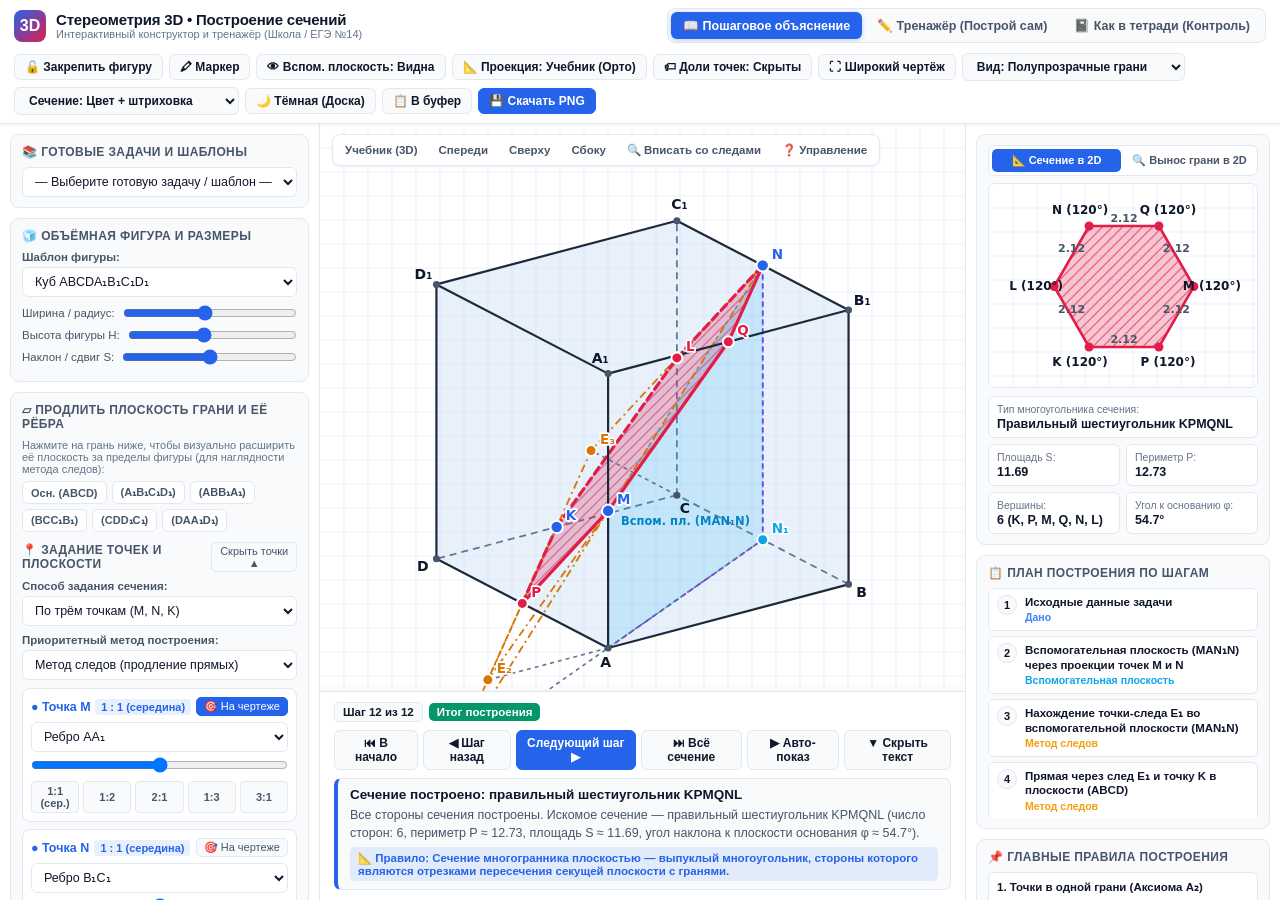
<file: index.html>
<!DOCTYPE html>
<html lang="ru">
<head>
  <meta charset="UTF-8" />
  <meta name="viewport" content="width=device-width, initial-scale=1.0" />
  <title>Стереометрия 3D — Конструктор и тренажёр построения сечений (ЕГЭ)</title>
  <link rel="stylesheet" href="css/styles.css" />
</head>
<body>

  <!-- ВЕРХНЯЯ ПАНЕЛЬ УПРАВЛЕНИЯ -->
  <header class="app-header">
    <div class="brand-block">
      <div class="brand-icon">3D</div>
      <div>
        <div class="brand-title">Стереометрия 3D • Построение сечений</div>
        <div class="brand-subtitle">Интерактивный конструктор и тренажёр (Школа / ЕГЭ №14)</div>
      </div>
    </div>

    <!-- Переключатель 3 режимов работы на уроке -->
    <div class="mode-tabs">
      <button class="mode-tab-btn active" data-mode="explain" title="Пошаговое построение с объяснением правил и теорем">
        📖 Пошаговое объяснение
      </button>
      <button class="mode-tab-btn" data-mode="trainer" title="Самостоятельное построение с подсказками и проверкой ошибок">
        ✏️ Тренажёр (Построй сам)
      </button>
      <button class="mode-tab-btn" data-mode="notebook" title="Фигура закреплена, проверка отключена — ученик чертит как в тетради">
        📓 Как в тетради (Контроль)
      </button>
    </div>

    <!-- Настройки вида, блокировки фигуры, маркера и экспорта -->
    <div class="header-controls">
      <button id="lockCameraBtn" class="btn" title="Закрепить ракурс фигуры, чтобы она не вращалась при черчении">
        🔓 Закрепить фигуру
      </button>

      <button id="toggleMarkerBtn" class="btn" title="Рисовать маркером/указкой поверх 3D-чертежа во время объяснения">
        🖍 Маркер
      </button>

      <button id="toggleMarkerPaletteBtn" class="btn" style="display: none;" title="Показать или скрыть выбор цвета маркера">
        🎨 Цвет ▾
      </button>

      <button id="markerEraserBtn" class="btn" style="display: none;" title="Ластик маркера: кликните или проведите по штриху маркера, чтобы стереть его">
        🧽 Ластик маркера
      </button>

      <button id="clearMarkerBtn" class="btn" style="display: none;" title="Очистить сразу все пометки маркера">
        🗑 Стереть всё
      </button>

      <button id="toggleAuxPlanesBtn" class="btn" title="Скрыть или показать вспомогательную проектирующую плоскость, чтобы она не мешалась">
        👁 Вспом. плоскость: Видна
      </button>

      <button id="toggleProjectionBtn" class="btn" title="Переключить между параллельной проекцией (как в учебнике) и перспективой">
        📐 Проекция: Учебник (Орто)
      </button>

      <button id="toggleRatioLabelsBtn" class="btn" title="Показать или скрыть доли/координаты точек (1:1, 1:2) рядом с буквами на 3D-чертеже">
        🏷 Доли точек: Скрыты
      </button>

      <button id="toggleSidebarsBtn" class="btn" title="Скрыть или показать боковые панели, чтобы освободить место для чертежа">
        ⛶ Широкий чертёж
      </button>

      <select id="figureStyleSelect" class="select-compact" title="Режим отображения граней фигуры">
        <option value="shaded">Вид: Полупрозрачные грани</option>
        <option value="wireframe">Вид: Чисто рёбрами (Тетрадь)</option>
        <option value="solid">Вид: Плотная заливка</option>
      </select>

      <select id="sectionFillSelect" class="select-compact" title="Стиль заливки построенного сечения">
        <option value="both">Сечение: Цвет + штриховка</option>
        <option value="hatch">Сечение: Штриховка (тетрадь)</option>
        <option value="color">Сечение: Заливка цветом</option>
        <option value="none">Сечение: Только контур</option>
      </select>

      <button id="toggleThemeBtn" class="btn" title="Светлая или тёмная тема">
        🌙 Тёмная (Доска)
      </button>

      <button id="copyClipboardBtn" class="btn" title="Скопировать чертёж в буфер обмена для вставки на онлайн-доску">
        📋 В буфер
      </button>

      <button id="exportPngBtn" class="btn btn-primary" title="Скачать чертёж в формате PNG">
        💾 Скачать PNG
      </button>
    </div>
  </header>

  <!-- ОСНОВНАЯ РАБОЧАЯ ОБЛАСТЬ -->
  <main class="app-workspace">

    <!-- ЛЕВАЯ КОЛОНКА: Выборы шаблонов, фигуры, продления граней и начальных точек -->
    <aside class="sidebar sidebar-left">

      <!-- 1. Готовая коллекция типовых задач -->
      <div class="card">
        <div class="card-title">
          <span>📚 Готовые задачи и шаблоны</span>
        </div>
        <div class="form-row">
          <select id="presetSelect" class="form-select"></select>
        </div>
      </div>

      <!-- 2. Выбор объёмной фигуры и настройка размеров -->
      <div class="card">
        <div class="card-title">
          <span>🧊 Объёмная фигура и размеры</span>
        </div>
        <div class="form-row">
          <label for="solidSelect">Шаблон фигуры:</label>
          <select id="solidSelect" class="form-select"></select>
        </div>

        <div id="customNRow" class="slider-inline" style="display: none;">
          <span>Углов в осн. (n):</span>
          <input id="customNSlider" type="range" min="3" max="8" step="1" value="5" />
        </div>

        <div class="slider-inline">
          <span>Ширина / радиус:</span>
          <input id="scaleWSlider" type="range" min="0.6" max="1.45" step="0.05" value="1.0" />
        </div>

        <div class="slider-inline">
          <span>Высота фигуры H:</span>
          <input id="scaleHSlider" type="range" min="0.6" max="1.5" step="0.05" value="1.0" />
        </div>

        <div class="slider-inline">
          <span>Наклон / сдвиг S:</span>
          <input id="tiltXSlider" type="range" min="-1.2" max="1.2" step="0.05" value="0.0" />
        </div>
      </div>

      <!-- 3A. Задание сечения для многогранников + продление плоскостей граней -->
      <div id="polyhedronControls" class="card">
        <div class="card-title">
          <span>▱ Продлить плоскость грани и её рёбра</span>
        </div>
        <div style="font-size: 11px; color: var(--text-muted); margin-bottom: 6px;">
          Нажмите на грань ниже, чтобы визуально расширить её плоскость за пределы фигуры (для наглядности метода следов):
        </div>
        <div id="extendFacesChipsContainer" class="face-chips-wrap" style="margin-bottom: 10px;"></div>

        <div class="card-title" style="margin-top: 6px;">
          <span>📍 Задание точек и плоскости</span>
          <button id="togglePointsBlockBtn" class="pick-slot-btn" title="Свернуть или развернуть настройки координат/положения точек M, N, K">
            Скрыть точки ▲
          </button>
        </div>

        <div id="pointsBlockContent">
        <div class="form-row">
          <label for="specModeSelect">Способ задания сечения:</label>
          <select id="specModeSelect" class="form-select">
            <option value="points3">По трём точкам (M, N, K)</option>
            <option value="pointLine">Через точку M и прямую NK</option>
            <option value="parallelLine">Через точки M, N параллельно ребру</option>
            <option value="parallelFace">Через точку M параллельно грани</option>
          </select>
        </div>

        <div id="parallelEdgeRow" class="form-row" style="display: none;">
          <label for="parallelEdgeSelect">Параллельно какому ребру:</label>
          <select id="parallelEdgeSelect" class="form-select"></select>
        </div>

        <div id="parallelFaceRow" class="form-row" style="display: none;">
          <label for="parallelFaceSelect">Параллельно какой грани:</label>
          <select id="parallelFaceSelect" class="form-select"></select>
        </div>

        <div class="form-row">
          <label for="strategySelect">Приоритетный метод построения:</label>
          <select id="strategySelect" class="form-select">
            <option value="auto">Автоматический (оптимальный разбор)</option>
            <option value="traces">Метод следов (продление прямых)</option>
            <option value="parallel">Параллельный перенос (паралл. грани)</option>
            <option value="projection">Внутреннее проектирование (диагонали)</option>
          </select>
        </div>

        <!-- Карточка точки M -->
        <div id="pointCard_M" class="point-card">
          <div class="point-card-header">
            <span class="point-badge">● Точка M</span>
            <span id="ratioBadge_M" class="ratio-pill">1 : 1 (середина)</span>
            <button id="pickSlotBtn_M" class="pick-slot-btn active" title="Кликните по любому ребру на 3D-фигуре, чтобы поставить туда точку M">
              🎯 На чертеже
            </button>
          </div>
          <select id="edgeSelect_M" class="form-select" style="margin-bottom: 5px;"></select>
          <input id="ratioSlider_M" type="range" min="0" max="1" step="0.01" value="0.5" style="width: 100%;" />
          <div class="quick-ratios">
            <button class="quick-ratio-btn" data-pt="M" data-t="0.5">1:1 (сер.)</button>
            <button class="quick-ratio-btn" data-pt="M" data-t="0.3333">1:2</button>
            <button class="quick-ratio-btn" data-pt="M" data-t="0.6667">2:1</button>
            <button class="quick-ratio-btn" data-pt="M" data-t="0.25">1:3</button>
            <button class="quick-ratio-btn" data-pt="M" data-t="0.75">3:1</button>
          </div>
        </div>

        <!-- Карточка точки N -->
        <div id="pointCard_N" class="point-card">
          <div class="point-card-header">
            <span class="point-badge">● Точка N</span>
            <span id="ratioBadge_N" class="ratio-pill">1 : 1 (середина)</span>
            <button id="pickSlotBtn_N" class="pick-slot-btn" title="Кликните по любому ребру на 3D-фигуре, чтобы поставить туда точку N">
              🎯 На чертеже
            </button>
          </div>
          <select id="edgeSelect_N" class="form-select" style="margin-bottom: 5px;"></select>
          <input id="ratioSlider_N" type="range" min="0" max="1" step="0.01" value="0.5" style="width: 100%;" />
          <div class="quick-ratios">
            <button class="quick-ratio-btn" data-pt="N" data-t="0.5">1:1 (сер.)</button>
            <button class="quick-ratio-btn" data-pt="N" data-t="0.3333">1:2</button>
            <button class="quick-ratio-btn" data-pt="N" data-t="0.6667">2:1</button>
            <button class="quick-ratio-btn" data-pt="N" data-t="0.25">1:3</button>
            <button class="quick-ratio-btn" data-pt="N" data-t="0.75">3:1</button>
          </div>
        </div>

        <!-- Карточка точки K -->
        <div id="pointCard_K" class="point-card">
          <div class="point-card-header">
            <span class="point-badge">● Точка K</span>
            <span id="ratioBadge_K" class="ratio-pill">1 : 1 (середина)</span>
            <button id="pickSlotBtn_K" class="pick-slot-btn" title="Кликните по любому ребру на 3D-фигуре, чтобы поставить туда точку K">
              🎯 На чертеже
            </button>
          </div>
          <select id="edgeSelect_K" class="form-select" style="margin-bottom: 5px;"></select>
          <input id="ratioSlider_K" type="range" min="0" max="1" step="0.01" value="0.5" style="width: 100%;" />
          <div class="quick-ratios">
            <button class="quick-ratio-btn" data-pt="K" data-t="0.5">1:1 (сер.)</button>
            <button class="quick-ratio-btn" data-pt="K" data-t="0.3333">1:2</button>
            <button class="quick-ratio-btn" data-pt="K" data-t="0.6667">2:1</button>
            <button class="quick-ratio-btn" data-pt="K" data-t="0.25">1:3</button>
            <button class="quick-ratio-btn" data-pt="K" data-t="0.75">3:1</button>
          </div>
        </div>
        </div>
      </div>

      <!-- 3B. Управление сечением для тел вращения -->
      <div id="revolutionControls" class="card" style="display: none;">
        <div class="card-title">
          <span>🔄 Сечение тела вращения</span>
        </div>
        <div class="form-row">
          <label for="revModeSelect">Положение секущей плоскости:</label>
          <select id="revModeSelect" class="form-select">
            <option value="parallelAxis">Параллельно оси / Через вершину по хорде</option>
            <option value="axial">Осевое сечение (через центр O)</option>
            <option value="parallelBase">Параллельно основанию (круг)</option>
            <option value="inclined">Наклонное сечение (эллипс)</option>
          </select>
        </div>

        <div class="slider-inline">
          <span>Расстояние d от O:</span>
          <input id="revOffsetDSlider" type="range" min="0.0" max="0.85" step="0.02" value="0.45" />
        </div>

        <div class="slider-inline">
          <span>Угол наклона φ:</span>
          <input id="revTiltSlider" type="range" min="5" max="45" step="1" value="25" />
        </div>
      </div>

    </aside>

    <!-- ЦЕНТРАЛЬНАЯ ОБЛАСТЬ: 3D-ХОЛСТ + ПАНЕЛЬ ШАГОВ / ТРЕНАЖЁРА -->
    <section class="viewport-center">

      <!-- Плавающие кнопки быстрых ракурсов камеры -->
      <div class="viewport-top-bar">
        <div class="cam-presets-group">
          <button class="cam-preset-btn" data-cam="isometric">Учебник (3D)</button>
          <button class="cam-preset-btn" data-cam="front">Спереди</button>
          <button class="cam-preset-btn" data-cam="top">Сверху</button>
          <button class="cam-preset-btn" data-cam="side">Сбоку</button>
          <button class="cam-preset-btn" data-cam="fitAll" title="Отдалить камеру, чтобы увидеть далёкие точки-следы E₁, E₂">
            🔍 Вписать со следами
          </button>
          <button id="toggleMouseHintBtn" class="cam-preset-btn" title="Показать или скрыть памятку по управлению мышью и клавишами">
            ❓ Управление
          </button>
        </div>

        <div id="mouseHintPill" class="mouse-hint-pill" style="display: none; pointer-events: auto;">
          <span>ЛКМ — вращать • Колёсико — зум • Esc / ПКМ — отменить выбор • Ctrl+Z — назад</span>
          <button id="closeMouseHintBtn" style="border:none; background:transparent; cursor:pointer; margin-left:6px; font-weight:700; color:var(--text-muted);">✕</button>
        </div>

        <!-- Скрываемая палитра выбора цвета маркера -->
        <div id="markerPaletteBar" class="cam-presets-group" style="display: none; align-items: center; gap: 6px; padding: 5px 10px;">
          <span style="font-size: 11.5px; font-weight: 700; color: var(--text-secondary);">Цвет маркера:</span>
          <button class="marker-color-swatch active" data-color="#f59e0b" style="background: #f59e0b;" title="Оранжевый"></button>
          <button class="marker-color-swatch" data-color="#ef4444" style="background: #ef4444;" title="Красный"></button>
          <button class="marker-color-swatch" data-color="#2563eb" style="background: #2563eb;" title="Синий"></button>
          <button class="marker-color-swatch" data-color="#10b981" style="background: #10b981;" title="Зелёный"></button>
          <button class="marker-color-swatch" data-color="#8b5cf6" style="background: #8b5cf6;" title="Фиолетовый"></button>
          <button class="marker-color-swatch" data-color="#0f172a" style="background: #0f172a;" title="Чёрный"></button>
          <input id="markerCustomColorInput" type="color" value="#f59e0b" title="Выбрать любой свой цвет" style="width: 24px; height: 22px; border: none; background: transparent; cursor: pointer;" />
          <button id="closeMarkerPaletteBtn" class="cam-preset-btn" title="Скрыть палитру цветов">Скрыть ▲</button>
        </div>
      </div>

      <!-- 3D Canvas -->
      <div class="canvas-3d-wrapper">
        <canvas id="canvas3d"></canvas>
      </div>

      <!-- Панель 1: Пошаговое объяснение построения -->
      <div id="explainStepPanel" class="bottom-control-panel">
        <div class="step-controls-row">
          <div class="step-badges">
            <span id="stepCounterBadge" class="badge badge-counter">Шаг 1 из 5</span>
            <span id="stepCategoryBadge" class="badge badge-category">Дано</span>
          </div>

          <div class="step-nav-buttons">
            <button id="stepFirstBtn" class="btn" title="К начальному условию (Шаг 1)">⏮ В начало</button>
            <button id="stepPrevBtn" class="btn" title="Предыдущий шаг">◀ Шаг назад</button>
            <button id="stepNextBtn" class="btn btn-primary" title="Следующий шаг построения">Следующий шаг ▶</button>
            <button id="stepLastBtn" class="btn" title="Показать готовое сечение целиком">⏭ Всё сечение</button>
            <button id="stepAutoPlayBtn" class="btn" title="Автоматическая анимация по шагам">▶ Авто-показ</button>
            <button id="toggleExplainTextBtn" class="btn" title="Свернуть или развернуть текстовое объяснение шага">▼ Скрыть текст</button>
          </div>
        </div>

        <div id="stepContentBox" class="step-content-box">
          <div id="stepTitleText" class="step-title">Исходные данные</div>
          <div id="stepExplanationText" class="step-explanation">Описание текущего шага построения...</div>
          <div id="stepRuleFormulaText" class="step-rule-formula">📐 Правило стереометрии</div>
        </div>
      </div>

      <!-- Панель 2: Инструменты ручного построения (Тренажёр / Как в тетради) -->
      <div id="trainerToolPanel" class="bottom-control-panel" style="display: none;">
        <div class="trainer-tools-row">
          <div class="trainer-tool-group">
            <button class="trainer-tool-btn active" data-tool="segment" title="Соединить две точки, лежащие в одной грани (Аксиома плоскости)">
              📏 Отрезок сечения
            </button>
            <button class="trainer-tool-btn" data-tool="extendLine" title="Кликните по ребру, чтобы продлить его за пределы фигуры, или по двум точкам, чтобы продлить прямую">
              ↔ Продлить ребро / прямую
            </button>
            <button class="trainer-tool-btn" data-tool="extendFace" title="Кликните по грани на 3D-фигуре, чтобы визуально расширить саму плоскость грани">
              ▱ Продлить грань
            </button>
            <button class="trainer-tool-btn" data-tool="intersect" title="Кликните по двум прямым (или ребру и прямой), чтобы поставить точку их пересечения (проверяет скрещивающиеся прямые!)">
              ✕ Пересечение прямых
            </button>
            <button class="trainer-tool-btn" data-tool="parallel" title="3 шага: 1. Выбрать прямую-образец -> 2. Выбрать точку -> 3. Выбрать плоскость (грань), куда идёт перенос">
              ∥ Параллельный перенос
            </button>
            <button class="trainer-tool-btn" data-tool="auxPlane" title="Опустить ортогональные проекции двух точек на основание и провести через две параллельные прямые вспомогательную плоскость">
              ◫ Вспом. плоскость (проекции)
            </button>
            <button class="trainer-tool-btn" data-tool="auxLine" title="Провести диагональ основания (AC, BD), высоту SO или вспомогательную прямую для внутреннего проектирования">
              ┄ Диагональ / Вспом.
            </button>
            <button class="trainer-tool-btn" data-tool="eraser" title="Удалить конкретную проведённую линию кликом по ней">
              🧽 Ластик
            </button>
            <button class="trainer-tool-btn" data-tool="movePoint" title="Перемещать исходные точки M, N, K по рёбрам">
              ✋ Двигать M, N, K
            </button>
          </div>

          <div class="trainer-tool-group" style="align-items: center;">
            <button id="cancelSelectionBtn" class="btn btn-cancel-esc" style="display: none;" title="Отменить выбранную точку или прямую (горячая клавиша Esc)">
              ✖ Отмена выбора (Esc)
            </button>

            <label style="display: flex; align-items: center; gap: 5px; font-weight: 600; cursor: pointer; margin-right: 4px;">
              <input id="liveErrorCheckToggle" type="checkbox" checked />
              <span>Проверять ошибки сразу</span>
            </label>
            <button id="trainerHintBtn" class="btn" title="Подсказать следующий шаг построения">💡 Подсказка</button>
            <button id="trainerVerifyBtn" class="btn btn-primary" title="Проверить правильность всех проведённых линий">✅ Проверить чертёж</button>
            <button id="trainerUndoBtn" class="btn" title="Отменить последнее действие (Ctrl+Z)">↩ Назад (Ctrl+Z)</button>
            <button id="trainerResetBtn" class="btn" title="Очистить ручное построение и начать заново">🔄 Сброс</button>
            <button id="toggleTrainerTextBtn" class="btn" title="Скрыть или показать строку подсказки снизу">▼ Скрыть подсказку</button>
          </div>
        </div>

        <!-- Всплывающая панель выбора плоскости (грани) на Шаге 3 параллельного переноса -->
        <div id="parallelFacePickerBar" class="parallel-face-picker-bar" style="display: none;"></div>

        <div id="trainerFeedbackBox" class="trainer-feedback feedback-info">
          Выберите инструмент и кликайте по точкам или рёбрам на 3D-фигуре (нажмите Esc для отмены выбранной точки).
        </div>
      </div>

    </section>

    <!-- ПРАВАЯ КОЛОНКА: 2D НАТУРАЛЬНАЯ ВЕЛИЧИНА / ВЫНОС ГРАНИ, ХАРАКТЕРИСТИКИ И ШАГИ -->
    <aside class="sidebar sidebar-right">

      <!-- 1. 2D-окно: Натуральная величина сечения ИЛИ Вынос отдельной грани со следами -->
      <div class="card">
        <div class="tabs-2d-bar">
          <button class="tab-2d-btn active" data-view2d="section" title="Показать само сечение в натуральную величину">
            📐 Сечение в 2D
          </button>
          <button class="tab-2d-btn" data-view2d="face" title="Показать выбранную грань и её продолжения со следами плоско в 2D">
            🔍 Вынос грани в 2D
          </button>
        </div>

        <div id="select2DFaceRow" class="form-row" style="display: none; margin-bottom: 6px;">
          <select id="select2DFace" class="form-select"></select>
        </div>

        <div class="canvas-2d-wrapper">
          <canvas id="canvas2d"></canvas>
        </div>

        <div class="metrics-grid">
          <div class="metric-box full">
            <div class="metric-label">Тип многоугольника сечения:</div>
            <div id="metricShapeName" class="metric-value">—</div>
          </div>
          <div class="metric-box">
            <div class="metric-label">Площадь S:</div>
            <div id="metricArea" class="metric-value">—</div>
          </div>
          <div class="metric-box">
            <div class="metric-label">Периметр P:</div>
            <div id="metricPerimeter" class="metric-value">—</div>
          </div>
          <div class="metric-box">
            <div class="metric-label">Вершины:</div>
            <div id="metricVerticesCount" class="metric-value">—</div>
          </div>
          <div class="metric-box">
            <div class="metric-label">Угол к основанию φ:</div>
            <div id="metricDihedralAngle" class="metric-value">—</div>
          </div>
        </div>
      </div>

      <!-- 2. Полный список шагов построения -->
      <div class="card">
        <div class="card-title">
          <span>📋 План построения по шагам</span>
        </div>
        <div id="stepsTimelineList" class="timeline-list"></div>
      </div>

      <!-- 3. Памятка основных правил для ученика -->
      <div class="card">
        <div class="card-title">
          <span>📌 Главные правила построения</span>
        </div>
        <div class="rules-cheatsheet">
          <div class="rule-mini-item">
            <strong>1. Точки в одной грани (Аксиома A₂)</strong>
            Соединять отрезком можно ТОЛЬКО точки, лежащие в одной плоскости (в одной грани многогранника).
          </div>
          <div class="rule-mini-item">
            <strong>2. Метод следов (Продление прямых и граней)</strong>
            Прямую сечения и ребро из ТОЙ ЖЕ грани можно продлить до пересечения в точке-следе E, принадлежащей и смежной грани.
          </div>
          <div class="rule-mini-item">
            <strong>3. Параллельный перенос (На какую плоскость?)</strong>
            Если секущая плоскость пересекает две параллельные грани, то линии пересечения параллельны!
          </div>
          <div class="rule-mini-item">
            <strong>4. Скрещивающиеся прямые</strong>
            Две прямые из разных (непересекающихся по ним) плоскостей не пересекаются, даже если на плоском рисунке их проекции скрестились!
          </div>
        </div>
      </div>

    </aside>

  </main>

  <script src="js/math3d.js"></script>
  <script src="js/solids.js"></script>
  <script src="js/constructionEngine.js"></script>
  <script src="js/presets.js"></script>
  <script src="js/renderer3d.js"></script>
  <script src="js/app.js"></script>
</body>
</html>
</file>
<file: css/styles.css>
/* ============================================================================
   styles.css — Стили приложения «Стереометрия 3D: Конструктор сечений»
   ============================================================================ */

:root {
  --bg-app: #f1f5f9;
  --bg-panel: #ffffff;
  --bg-subtle: #f8fafc;
  --border-color: #e2e8f0;
  --text-main: #0f172a;
  --text-secondary: #475569;
  --text-muted: #64748b;
  --accent: #2563eb;
  --accent-hover: #1d4ed8;
  --accent-soft: rgba(37, 99, 235, 0.1);
  --danger: #e11d48;
  --success: #059669;
  --warning: #d97706;
  --shadow-sm: 0 1px 3px rgba(15, 23, 42, 0.06);
  --shadow-md: 0 4px 12px rgba(15, 23, 42, 0.08);
}

body.dark-theme {
  --bg-app: #090d16;
  --bg-panel: #111827;
  --bg-subtle: #1e293b;
  --border-color: #334155;
  --text-main: #f8fafc;
  --text-secondary: #cbd5e1;
  --text-muted: #94a3b8;
  --accent: #3b82f6;
  --accent-hover: #60a5fa;
  --accent-soft: rgba(59, 130, 246, 0.18);
}

* {
  box-sizing: border-box;
  margin: 0;
  padding: 0;
}

body {
  font-family: "Segoe UI", -apple-system, BlinkMacSystemFont, Roboto, sans-serif;
  background-color: var(--bg-app);
  color: var(--text-main);
  height: 100vh;
  display: flex;
  flex-direction: column;
  overflow: hidden;
  font-size: 13px;
}

/* ============================================================================
   Верхняя панель (Header)
   ============================================================================ */
.app-header {
  display: flex;
  align-items: center;
  justify-content: space-between;
  gap: 10px;
  padding: 8px 14px;
  background: var(--bg-panel);
  border-bottom: 1px solid var(--border-color);
  box-shadow: var(--shadow-sm);
  z-index: 20;
  flex-wrap: wrap;
}

.brand-block {
  display: flex;
  align-items: center;
  gap: 10px;
}

.brand-icon {
  width: 32px;
  height: 32px;
  border-radius: 8px;
  background: linear-gradient(135deg, #2563eb, #e11d48);
  color: #fff;
  font-weight: 800;
  font-size: 16px;
  display: flex;
  align-items: center;
  justify-content: center;
}

.brand-title {
  font-size: 15px;
  font-weight: 700;
  letter-spacing: -0.2px;
}

.brand-subtitle {
  font-size: 11px;
  color: var(--text-muted);
}

.mode-tabs {
  display: flex;
  background: var(--bg-subtle);
  padding: 3px;
  border-radius: 8px;
  border: 1px solid var(--border-color);
  gap: 3px;
}

.mode-tab-btn {
  border: none;
  background: transparent;
  color: var(--text-secondary);
  padding: 6px 12px;
  border-radius: 6px;
  font-size: 12.5px;
  font-weight: 600;
  cursor: pointer;
  transition: all 0.15s;
}

.mode-tab-btn:hover {
  color: var(--text-main);
}

.mode-tab-btn.active {
  background: var(--accent);
  color: #ffffff;
  box-shadow: 0 1px 4px rgba(37, 99, 235, 0.3);
}

.header-controls {
  display: flex;
  align-items: center;
  gap: 6px;
  flex-wrap: wrap;
}

.btn, .select-compact {
  padding: 5px 10px;
  border-radius: 6px;
  border: 1px solid var(--border-color);
  background: var(--bg-subtle);
  color: var(--text-main);
  font-size: 12px;
  font-weight: 600;
  cursor: pointer;
  transition: all 0.15s;
}

.btn:hover, .select-compact:hover {
  border-color: var(--accent);
}

.btn-primary {
  background: var(--accent);
  color: #fff;
  border-color: var(--accent);
}

.btn-primary:hover {
  background: var(--accent-hover);
}

.btn.active-warn {
  background: #fef3c7;
  color: #b45309;
  border-color: #f59e0b;
}

/* ============================================================================
   Основная рабочая сетка (3 колонки)
   ============================================================================ */
.app-workspace {
  flex: 1;
  display: grid;
  grid-template-columns: 320px 1fr 315px;
  overflow: hidden;
  min-height: 0;
}

.sidebar {
  background: var(--bg-panel);
  display: flex;
  flex-direction: column;
  overflow-y: auto;
  padding: 10px;
  gap: 10px;
}

.sidebar-left {
  border-right: 1px solid var(--border-color);
}

.sidebar-right {
  border-left: 1px solid var(--border-color);
}

.card {
  background: var(--bg-subtle);
  border: 1px solid var(--border-color);
  border-radius: 9px;
  padding: 10px 11px;
}

.card-title {
  font-size: 12px;
  font-weight: 700;
  text-transform: uppercase;
  letter-spacing: 0.4px;
  color: var(--text-secondary);
  margin-bottom: 8px;
  display: flex;
  align-items: center;
  justify-content: space-between;
}

.form-row {
  display: flex;
  flex-direction: column;
  gap: 4px;
  margin-bottom: 8px;
}

.form-row:last-child {
  margin-bottom: 0;
}

.form-row label {
  font-size: 11.5px;
  font-weight: 600;
  color: var(--text-secondary);
}

.form-select {
  width: 100%;
  padding: 6px 8px;
  border-radius: 6px;
  border: 1px solid var(--border-color);
  background: var(--bg-panel);
  color: var(--text-main);
  font-size: 12.5px;
  font-weight: 500;
}

.slider-inline {
  display: flex;
  align-items: center;
  justify-content: space-between;
  gap: 8px;
  margin-bottom: 6px;
}

.slider-inline span {
  font-size: 11.5px;
  color: var(--text-secondary);
  min-width: 92px;
}

.slider-inline input[type="range"] {
  flex: 1;
  accent-color: var(--accent);
  cursor: pointer;
}

/* ============================================================================
   Карточки точек M, N, K
   ============================================================================ */
.point-card {
  background: var(--bg-panel);
  border: 1px solid var(--border-color);
  border-radius: 8px;
  padding: 8px;
  margin-bottom: 7px;
}

.point-card-header {
  display: flex;
  align-items: center;
  justify-content: space-between;
  margin-bottom: 6px;
}

.point-badge {
  display: inline-flex;
  align-items: center;
  gap: 5px;
  font-weight: 700;
  font-size: 12.5px;
  color: var(--accent);
}

.ratio-pill {
  font-size: 11px;
  padding: 2px 6px;
  border-radius: 4px;
  background: var(--accent-soft);
  color: var(--accent);
  font-weight: 700;
}

.pick-slot-btn {
  padding: 2px 7px;
  font-size: 11px;
  border-radius: 5px;
  border: 1px solid var(--border-color);
  background: var(--bg-subtle);
  color: var(--text-secondary);
  cursor: pointer;
}

.pick-slot-btn.active {
  background: var(--accent);
  color: #fff;
  border-color: var(--accent);
}

.quick-ratios {
  display: flex;
  gap: 4px;
  margin-top: 5px;
  flex-wrap: wrap;
}

.quick-ratio-btn {
  flex: 1;
  padding: 3px 4px;
  font-size: 11px;
  font-weight: 600;
  border: 1px solid var(--border-color);
  border-radius: 4px;
  background: var(--bg-subtle);
  color: var(--text-secondary);
  cursor: pointer;
}

.quick-ratio-btn:hover {
  background: var(--accent-soft);
  color: var(--accent);
  border-color: var(--accent);
}

/* ============================================================================
   Центральная 3D-область и панель пошагового объяснения / тренажёра
   ============================================================================ */
.viewport-center {
  display: flex;
  flex-direction: column;
  position: relative;
  overflow: hidden;
  background: var(--bg-app);
}

.viewport-top-bar {
  position: absolute;
  top: 10px;
  left: 12px;
  right: 12px;
  display: flex;
  justify-content: space-between;
  align-items: center;
  pointer-events: none;
  z-index: 10;
  gap: 8px;
  flex-wrap: wrap;
}

.cam-presets-group {
  display: flex;
  gap: 5px;
  pointer-events: auto;
  background: var(--bg-panel);
  padding: 4px;
  border-radius: 8px;
  border: 1px solid var(--border-color);
  box-shadow: var(--shadow-sm);
}

.cam-preset-btn {
  border: none;
  background: transparent;
  color: var(--text-secondary);
  font-size: 11.5px;
  font-weight: 600;
  padding: 4px 8px;
  border-radius: 5px;
  cursor: pointer;
}

.cam-preset-btn:hover {
  background: var(--accent-soft);
  color: var(--accent);
}

.mouse-hint-pill {
  background: var(--bg-panel);
  border: 1px solid var(--border-color);
  padding: 5px 10px;
  border-radius: 99px;
  font-size: 11px;
  color: var(--text-muted);
  box-shadow: var(--shadow-sm);
}

.canvas-3d-wrapper {
  flex: 1;
  width: 100%;
  min-height: 260px;
  position: relative;
}

#canvas3d {
  display: block;
  width: 100%;
  height: 100%;
}

/* Нижняя панель шагов и правил */
.bottom-control-panel {
  background: var(--bg-panel);
  border-top: 1px solid var(--border-color);
  padding: 10px 14px;
  display: flex;
  flex-direction: column;
  gap: 8px;
  box-shadow: 0 -2px 10px rgba(0, 0, 0, 0.04);
  z-index: 12;
}

.step-controls-row {
  display: flex;
  align-items: center;
  justify-content: space-between;
  gap: 8px;
  flex-wrap: wrap;
}

.step-nav-buttons {
  display: flex;
  gap: 5px;
}

.step-badges {
  display: flex;
  align-items: center;
  gap: 6px;
}

.badge {
  padding: 3px 8px;
  border-radius: 5px;
  font-size: 11.5px;
  font-weight: 700;
}

.badge-counter {
  background: var(--bg-subtle);
  border: 1px solid var(--border-color);
  color: var(--text-main);
}

.badge-category {
  color: #ffffff;
  background: #2563eb;
}

.step-content-box {
  background: var(--bg-subtle);
  border: 1px solid var(--border-color);
  border-left: 4px solid var(--accent);
  border-radius: 7px;
  padding: 8px 12px;
}

.step-title {
  font-size: 13.5px;
  font-weight: 700;
  margin-bottom: 4px;
  color: var(--text-main);
}

.step-explanation {
  font-size: 12.5px;
  line-height: 1.45;
  color: var(--text-secondary);
  margin-bottom: 5px;
}

.step-rule-formula {
  font-size: 11.5px;
  font-weight: 600;
  color: var(--accent);
  background: var(--accent-soft);
  padding: 4px 8px;
  border-radius: 5px;
}

/* Панель инструментов Тренажёра */
.trainer-tools-row {
  display: flex;
  align-items: center;
  justify-content: space-between;
  gap: 8px;
  flex-wrap: wrap;
}

.trainer-tool-group {
  display: flex;
  gap: 5px;
  flex-wrap: wrap;
}

.trainer-tool-btn {
  padding: 6px 10px;
  border-radius: 6px;
  border: 1px solid var(--border-color);
  background: var(--bg-subtle);
  color: var(--text-main);
  font-size: 12px;
  font-weight: 600;
  cursor: pointer;
}

.trainer-tool-btn.active {
  background: var(--accent);
  color: #fff;
  border-color: var(--accent);
}

.trainer-feedback {
  padding: 8px 12px;
  border-radius: 7px;
  font-size: 12.5px;
  font-weight: 500;
  line-height: 1.4;
}

.feedback-info {
  background: var(--accent-soft);
  color: var(--text-main);
  border-left: 4px solid var(--accent);
}

.feedback-success {
  background: rgba(16, 185, 129, 0.14);
  color: var(--text-main);
  border-left: 4px solid var(--success);
}

.feedback-error {
  background: rgba(225, 29, 72, 0.14);
  color: var(--text-main);
  border-left: 4px solid var(--danger);
}

.feedback-warning {
  background: rgba(245, 158, 11, 0.16);
  color: var(--text-main);
  border-left: 4px solid var(--warning);
}

/* ============================================================================
   Правая панель: 2D натуральная величина, метрики и список шагов
   ============================================================================ */
.canvas-2d-wrapper {
  width: 100%;
  height: 205px;
  border-radius: 7px;
  border: 1px solid var(--border-color);
  overflow: hidden;
  background: var(--bg-panel);
}

#canvas2d {
  display: block;
  width: 100%;
  height: 100%;
}

.metrics-grid {
  display: grid;
  grid-template-columns: 1fr 1fr;
  gap: 6px;
  margin-top: 8px;
}

.metric-box {
  background: var(--bg-panel);
  border: 1px solid var(--border-color);
  border-radius: 6px;
  padding: 6px 8px;
}

.metric-box.full {
  grid-column: span 2;
}

.metric-label {
  font-size: 10.5px;
  color: var(--text-muted);
  margin-bottom: 2px;
}

.metric-value {
  font-size: 12.5px;
  font-weight: 700;
  color: var(--text-main);
}

.timeline-list {
  display: flex;
  flex-direction: column;
  gap: 5px;
  max-height: 230px;
  overflow-y: auto;
}

.timeline-step-item {
  display: flex;
  align-items: flex-start;
  gap: 8px;
  padding: 6px 8px;
  border-radius: 6px;
  background: var(--bg-panel);
  border: 1px solid var(--border-color);
  cursor: pointer;
  transition: all 0.12s;
}

.timeline-step-item:hover {
  border-color: var(--accent);
}

.timeline-step-item.active {
  border-color: var(--accent);
  background: var(--accent-soft);
}

.step-num {
  width: 20px;
  height: 20px;
  border-radius: 50%;
  background: var(--bg-subtle);
  border: 1px solid var(--border-color);
  font-size: 11px;
  font-weight: 700;
  display: flex;
  align-items: center;
  justify-content: center;
  flex-shrink: 0;
}

.timeline-step-item.active .step-num {
  background: var(--accent);
  color: #fff;
  border-color: var(--accent);
}

.step-item-title {
  font-size: 11.5px;
  font-weight: 600;
  line-height: 1.25;
}

.step-item-tag {
  font-size: 10.5px;
  font-weight: 700;
}

.rules-cheatsheet {
  font-size: 11.5px;
  line-height: 1.45;
  color: var(--text-secondary);
  display: flex;
  flex-direction: column;
  gap: 6px;
}

.rule-mini-item {
  background: var(--bg-panel);
  border: 1px solid var(--border-color);
  border-radius: 6px;
  padding: 6px 8px;
}

.rule-mini-item strong {
  color: var(--text-main);
  display: block;
  margin-bottom: 2px;
}

/* ============================================================================
   Чипсы продления плоскостей граней и панель выбора грани параллельного переноса
   ============================================================================ */
.face-chips-wrap {
  display: flex;
  flex-wrap: wrap;
  gap: 5px;
}

.face-chip-btn {
  padding: 4px 8px;
  font-size: 11px;
  font-weight: 600;
  border-radius: 6px;
  border: 1px solid var(--border-color);
  background: var(--bg-panel);
  color: var(--text-secondary);
  cursor: pointer;
  transition: all 0.14s;
}

.face-chip-btn:hover {
  border-color: var(--accent);
  color: var(--accent);
}

.face-chip-btn.active {
  background: var(--accent);
  color: #ffffff;
  border-color: var(--accent);
}

.face-chip-btn.clear {
  background: rgba(225, 29, 72, 0.1);
  color: var(--danger);
  border-color: rgba(225, 29, 72, 0.3);
}

.parallel-face-picker-bar {
  display: flex;
  flex-direction: column;
  gap: 6px;
  background: rgba(139, 92, 246, 0.12);
  border: 1.5px solid #8b5cf6;
  border-radius: 8px;
  padding: 8px 11px;
}

.picker-title {
  font-size: 12px;
  color: var(--text-main);
}

.picker-btns-wrap {
  display: flex;
  flex-wrap: wrap;
  gap: 6px;
}

.face-pick-target-btn {
  padding: 5px 10px;
  border-radius: 6px;
  border: 1px solid #8b5cf6;
  background: var(--bg-panel);
  color: #7c3aed;
  font-size: 12px;
  font-weight: 700;
  cursor: pointer;
  transition: all 0.15s;
}

body.dark-theme .face-pick-target-btn {
  color: #c4b5fd;
}

.face-pick-target-btn:hover {
  background: #7c3aed;
  color: #ffffff;
}

.btn-cancel-esc {
  background: rgba(225, 29, 72, 0.12);
  color: var(--danger);
  border-color: rgba(225, 29, 72, 0.35);
}

.btn-cancel-esc:hover {
  background: var(--danger);
  color: #ffffff;
}

/* Вкладки 2D-окна (Само сечение vs Вынос грани) */
.tabs-2d-bar {
  display: flex;
  gap: 4px;
  background: var(--bg-panel);
  padding: 3px;
  border-radius: 7px;
  border: 1px solid var(--border-color);
  margin-bottom: 7px;
}

.tab-2d-btn {
  flex: 1;
  border: none;
  background: transparent;
  color: var(--text-secondary);
  font-size: 11px;
  font-weight: 700;
  padding: 5px 6px;
  border-radius: 5px;
  cursor: pointer;
}

.tab-2d-btn.active {
  background: var(--accent);
  color: #ffffff;
}

.marker-color-swatch {
  width: 20px;
  height: 20px;
  border-radius: 50%;
  border: 2px solid transparent;
  cursor: pointer;
  transition: transform 0.12s;
}

.marker-color-swatch:hover {
  transform: scale(1.15);
}

.marker-color-swatch.active {
  border-color: var(--text-main);
  box-shadow: 0 0 0 2px var(--bg-panel);
}

body.wide-viewport .sidebar {
  display: none !important;
}

body.wide-viewport .app-workspace {
  grid-template-columns: 1fr !important;
}

@media (max-width: 1150px) {
  .app-workspace {
    grid-template-columns: 280px 1fr 270px;
  }
}
</file>
